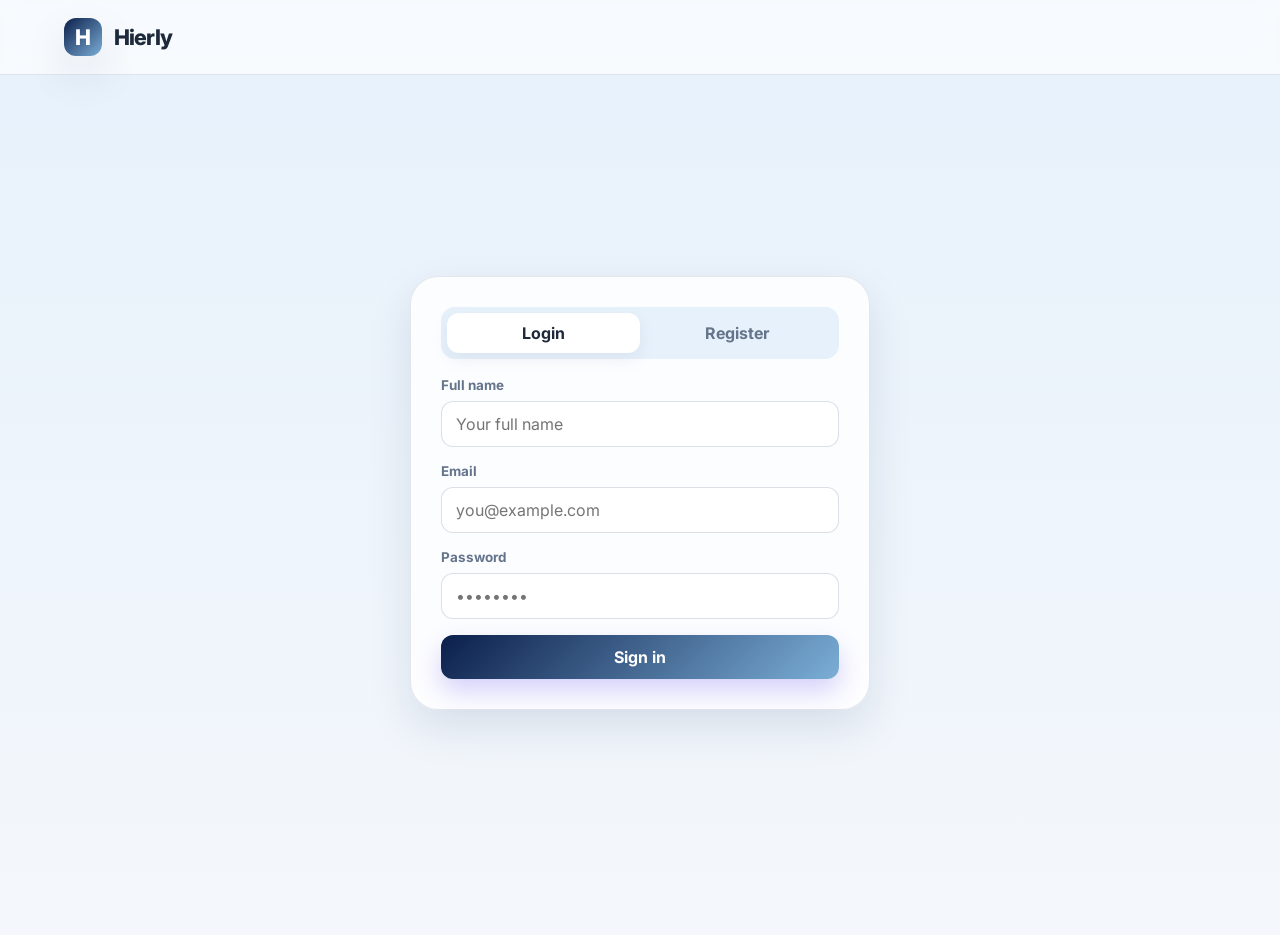
<file: frontend_heily/index.html>
<!DOCTYPE html>
<html lang="en">
  <head>
    <meta charset="UTF-8" />
    <meta name="viewport" content="width=device-width, initial-scale=1.0" />
    <title>Hierly Frontend</title>
    <link rel="preconnect" href="https://fonts.googleapis.com" />
    <link rel="preconnect" href="https://fonts.gstatic.com" crossorigin />
    <link href="https://fonts.googleapis.com/css2?family=Inter:wght@400;500;600;700;800&display=swap" rel="stylesheet" />
    <link rel="stylesheet" href="./styles.css" />
  </head>
  <body>
    <div id="app"></div>
    <script src="./app.js"></script>
  </body>
</html>
</file>
<file: frontend_heily/styles.css>
:root {
  --bg: #F4F7FB;
  --bg-soft: #E6F1FB;
  --panel: #FFFFFF;
  --card: #FFFFFF;
  --text: #1E293B;
  --muted: #64748B;
  --primary: #0B1F4B;
  --primary-dark: #071735;
  --accent: #7BAED6;
  --success: #10B981;
  --warning: #F59E0B;
  --danger: #EF4444;
  --border: rgba(148, 163, 184, 0.25);
  --shadow: 0 18px 45px rgba(11, 31, 75, 0.10);
}

* { box-sizing: border-box; }

html, body {
  margin: 0;
  min-height: 100%;
  font-family: 'Inter', sans-serif;
  background: linear-gradient(180deg, #E6F1FB 0%, #F4F7FB 100%);
  color: var(--text);
}

button, input, textarea, select {
  font: inherit;
}

button {
  cursor: pointer;
}

#app {
  min-height: 100vh;
}

.app-shell {
  min-height: 100vh;
  display: flex;
  flex-direction: column;
}

.topbar {
  position: sticky;
  top: 0;
  z-index: 10;
  backdrop-filter: blur(10px);
  background: rgba(255, 255, 255, 0.66);
  border-bottom: 1px solid var(--border);
}

.topbar-inner {
  max-width: 1200px;
  margin: 0 auto;
  padding: 18px 24px;
  display: flex;
  align-items: center;
  justify-content: space-between;
  gap: 18px;
}

.brand {
  display: flex;
  align-items: center;
  gap: 12px;
  font-weight: 800;
  letter-spacing: -0.04em;
  font-size: 1.35rem;
}

.brand-mark {
  width: 38px;
  height: 38px;
  border-radius: 12px;
  display: grid;
  place-items: center;
  background: linear-gradient(135deg, var(--primary), var(--accent));
  color: #fff;
  box-shadow: var(--shadow);
}

.nav {
  display: flex;
  align-items: center;
  gap: 8px;
  flex-wrap: wrap;
}

.nav button,
.action-btn,
.primary-btn,
.secondary-btn,
.card-btn {
  border: none;
  border-radius: 12px;
  transition: 0.2s ease;
}

.nav button {
  padding: 10px 14px;
  background: transparent;
  color: var(--muted);
  font-weight: 600;
}

.nav button.active,
.nav button:hover {
  background: rgba(79, 70, 229, 0.08);
  color: var(--primary);
}

.user-chip {
  display: flex;
  align-items: center;
  gap: 10px;
  padding: 8px 12px;
  background: rgba(79, 70, 229, 0.06);
  border: 1px solid rgba(79, 70, 229, 0.12);
  border-radius: 999px;
  color: var(--text);
  font-weight: 600;
}

main {
  width: min(1200px, calc(100% - 32px));
  margin: 28px auto 52px;
}

.hero {
  background: linear-gradient(135deg, #eef4ff 0%, rgba(255,255,255,0.8) 100%);
  border: 1px solid var(--border);
  border-radius: 28px;
  box-shadow: var(--shadow);
  padding: 38px 34px;
  margin-bottom: 28px;
}

.hero h1 {
  margin: 0 0 12px;
  font-size: clamp(2.2rem, 5vw, 3.5rem);
  letter-spacing: -0.06em;
}

.hero p {
  margin: 0;
  color: var(--muted);
  font-size: 1.05rem;
  max-width: 650px;
}

.grid {
  display: grid;
  gap: 20px;
}

.grid-3 { grid-template-columns: repeat(3, minmax(0, 1fr)); }
.grid-2 { grid-template-columns: repeat(2, minmax(0, 1fr)); }

.card {
  background: var(--panel);
  border: 1px solid var(--border);
  border-radius: 20px;
  box-shadow: var(--shadow);
  padding: 22px;
}

.stat-card {
  padding: 22px 20px;
}

.stat-value {
  font-size: clamp(1.8rem, 4vw, 2.5rem);
  font-weight: 800;
  letter-spacing: -0.06em;
  margin: 8px 0 4px;
}

.label {
  font-size: 0.82rem;
  text-transform: uppercase;
  letter-spacing: 0.08em;
  color: var(--muted);
  font-weight: 700;
}

.muted {
  color: var(--muted);
}

.auth-wrap {
  min-height: calc(100vh - 120px);
  display: grid;
  place-items: center;
  padding: 40px 18px;
}

.auth-box {
  width: min(460px, 100%);
  background: rgba(255,255,255,0.82);
  border: 1px solid var(--border);
  border-radius: 28px;
  box-shadow: var(--shadow);
  padding: 30px;
}

.switch-row {
  display: flex;
  background: var(--bg-soft);
  border-radius: 14px;
  padding: 6px;
  margin-bottom: 18px;
}

.switch-row button {
  flex: 1;
  border-radius: 12px;
  border: none;
  padding: 10px 12px;
  background: transparent;
  font-weight: 700;
  color: var(--muted);
}

.switch-row button.active {
  background: #fff;
  color: var(--text);
  box-shadow: 0 6px 15px rgba(148, 163, 184, 0.16);
}

.form-grid {
  display: grid;
  gap: 16px;
}

.field {
  display: grid;
  gap: 8px;
}

.field label {
  font-size: 0.84rem;
  color: var(--muted);
  font-weight: 700;
}

.field input,
.field select,
.field textarea {
  width: 100%;
  border: 1px solid rgba(148,163,184,0.35);
  border-radius: 12px;
  padding: 12px 14px;
  background: rgba(255,255,255,0.8);
  color: var(--text);
}

.field textarea {
  min-height: 120px;
  resize: vertical;
}

.primary-btn {
  padding: 12px 18px;
  background: linear-gradient(135deg, var(--primary), var(--accent));
  color: white;
  font-weight: 700;
  box-shadow: 0 12px 26px rgba(79, 70, 229, 0.24);
}

.primary-btn:hover { transform: translateY(-1px); }

.secondary-btn {
  padding: 10px 14px;
  background: rgba(79, 70, 229, 0.08);
  color: var(--primary);
  font-weight: 700;
}

.card-btn {
  background: linear-gradient(135deg, rgba(79,70,229,0.08), rgba(14,165,233,0.08));
  color: var(--primary-dark);
  padding: 10px 14px;
  font-weight: 700;
}

.message {
  margin-top: 12px;
  border-radius: 12px;
  padding: 10px 12px;
  font-size: 0.95rem;
}

.message.error {
  background: rgba(239,68,68,0.08);
  color: var(--danger);
  border: 1px solid rgba(239,68,68,0.15);
}

.message.success {
  background: rgba(16,185,129,0.08);
  color: var(--success);
  border: 1px solid rgba(16,185,129,0.15);
}

.module-header {
  display: flex;
  align-items: center;
  justify-content: space-between;
  margin-bottom: 18px;
  gap: 16px;
}

.module-header h2 {
  margin: 0;
  font-size: clamp(1.5rem, 3vw, 2rem);
  letter-spacing: -0.05em;
}

.metric-list {
  display: grid;
  gap: 14px;
}

.metric-item {
  padding: 14px 16px;
  border-radius: 14px;
  background: rgba(79,70,229,0.04);
  border: 1px solid rgba(79,70,229,0.08);
}

.badge {
  display: inline-flex;
  align-items: center;
  border-radius: 999px;
  padding: 6px 10px;
  font-size: 0.74rem;
  font-weight: 700;
  background: rgba(16,185,129,0.12);
  color: var(--success);
}

.list {
  list-style: none;
  padding: 0;
  margin: 0;
  display: grid;
  gap: 10px;
}

.list li {
  display: flex;
  justify-content: space-between;
  gap: 16px;
  padding: 12px 14px;
  border-radius: 12px;
  background: rgba(148,163,184,0.05);
  color: var(--text);
}

.list li small {
  color: var(--muted);
}

.progress-wrap {
  margin-top: 14px;
}

.progress-bar {
  width: 100%;
  height: 12px;
  background: rgba(148, 163, 184, 0.18);
  border-radius: 999px;
  overflow: hidden;
}

.progress-bar > span {
  display: block;
  height: 100%;
  border-radius: inherit;
  background: linear-gradient(135deg, var(--primary), var(--accent));
}

.answer-grid {
  display: grid;
  gap: 8px;
  margin-top: 8px;
}

.answer-grid label {
  display: flex;
  align-items: flex-start;
  gap: 12px;
  padding: 12px 14px;
  border-radius: 12px;
  border: 1px solid rgba(148,163,184,0.25);
  background: rgba(255,255,255,0.7);
}

.answer-grid input[type="radio"] {
  margin-top: 4px;
}

.problem-tabs {
  display: flex;
  gap: 10px;
  flex-wrap: wrap;
  margin-bottom: 16px;
}

.problem-tab {
  border: 1px solid var(--border);
  background: rgba(255,255,255,0.8);
  color: var(--muted);
  padding: 10px 14px;
  border-radius: 12px;
  font-weight: 700;
}

.problem-tab.active {
  background: linear-gradient(135deg, rgba(79,70,229,0.12), rgba(14,165,233,0.12));
  color: var(--primary-dark);
  border-color: rgba(79,70,229,0.15);
}

.editor {
  width: 100%;
  min-height: 240px;
  border: 1px solid rgba(148,163,184,0.3);
  border-radius: 14px;
  padding: 14px 16px;
  background: #0f172a;
  color: #e2e8f0;
  font-family: 'SFMono-Regular', Consolas, monospace;
  line-height: 1.5;
}

.result-list {
  display: grid;
  gap: 10px;
  margin-top: 12px;
}

.result-item {
  padding: 12px 14px;
  border-radius: 12px;
  background: rgba(148,163,184,0.05);
  border: 1px solid rgba(148,163,184,0.12);
}

.result-item.pass {
  border-color: rgba(16,185,129,0.25);
  background: rgba(16,185,129,0.08);
}

.result-item.fail {
  border-color: rgba(239,68,68,0.2);
  background: rgba(239,68,68,0.04);
}

.mt-12 { margin-top: 12px; }

@media (max-width: 900px) {
  .grid-3, .grid-2 {
    grid-template-columns: 1fr;
  }

  .topbar-inner {
    align-items: flex-start;
    flex-direction: column;
  }

  .nav {
    overflow-x: auto;
    width: 100%;
    padding-bottom: 2px;
  }
}
</file>
